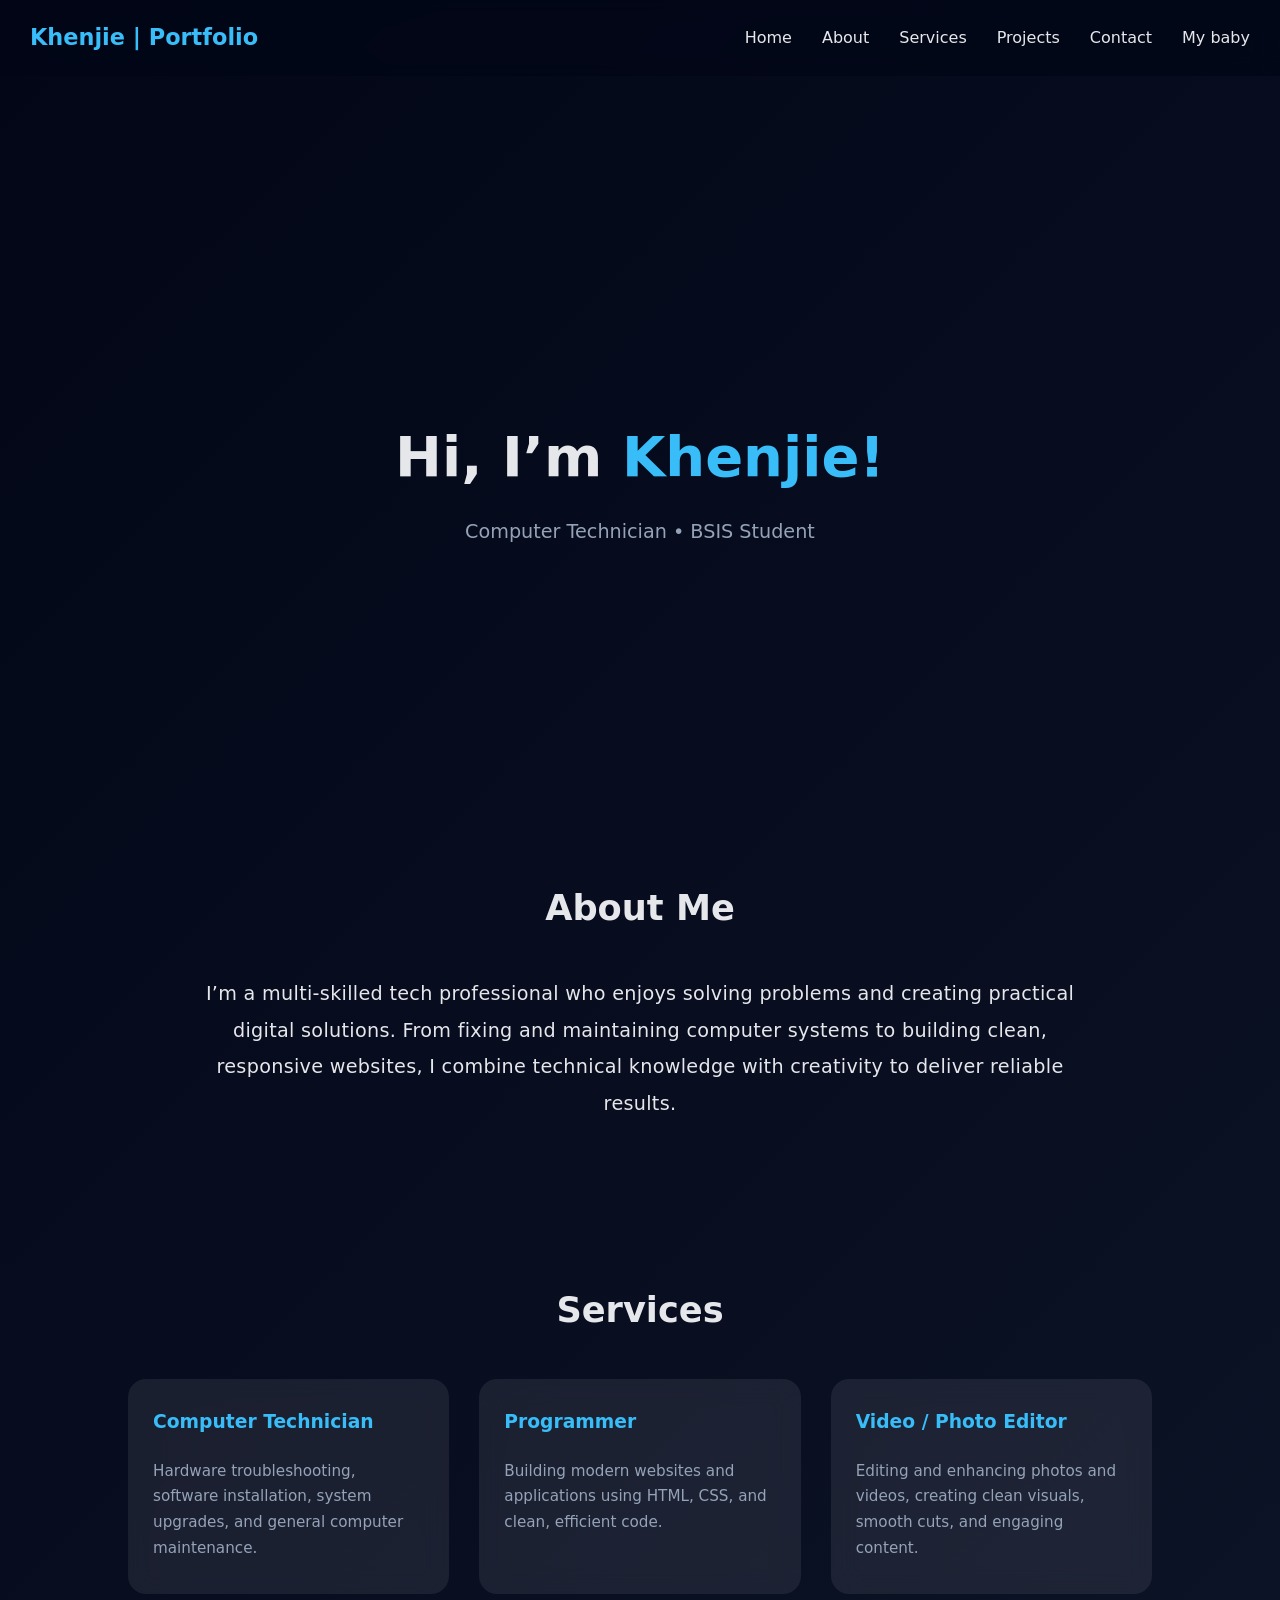
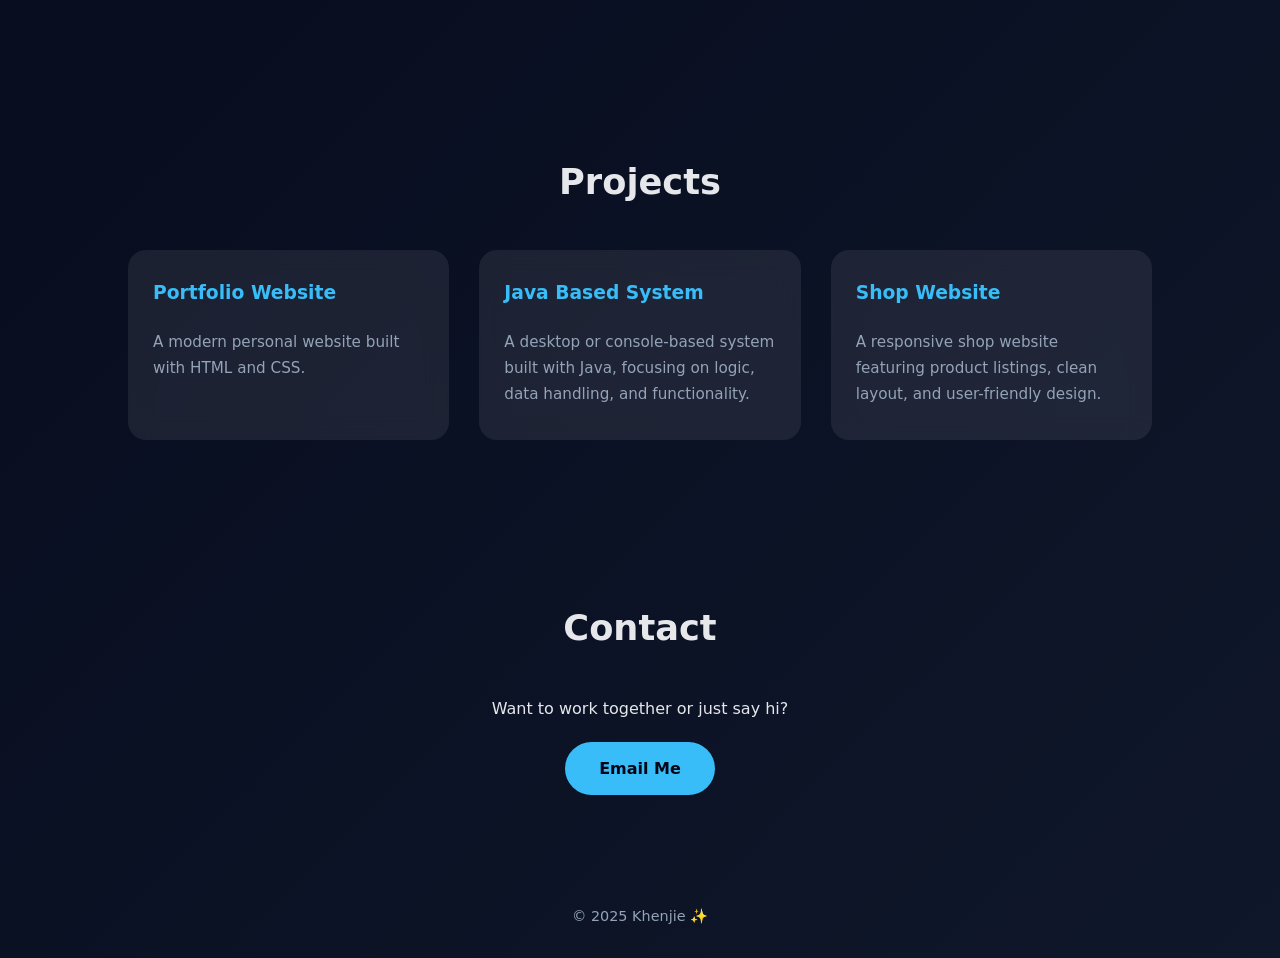
<file: index.html>
<!DOCTYPE html>
<html lang="en">
<head>
  <meta charset="UTF-8" />
  <title>Khenjie | Portfolio</title>
  <meta name="viewport" content="width=device-width, initial-scale=1.0">

  <!-- Link CSS -->
  <link rel="stylesheet" href="style.css">

   </head>
<body>
  <!--NAVBAR-->
  <nav>
  <div class="logo">Khenjie | Portfolio</div>

  <!-- Mobile Menu Button -->
  <button class="menu-btn" id="menu-btn">☰</button>

  <ul class="nav-links" id="nav-links">
    <li><a href="#home">Home</a></li>
    <li><a href="#about">About</a></li>
    <li><a href="#services">Services</a></li>
    <li><a href="#projects">Projects</a></li>
    <li><a href="#contact">Contact</a></li>
    <li><a href="login/mybaby.html">My baby</a></li>
  </ul>
</nav>

  <!-- HERO -->
  <header id = "home">
    <div>
      <h1>Hi, I’m <span>Khenjie!</span></h1>
      <p>Computer Technician • BSIS Student</p>
    </div>
  </header>

  <!-- ABOUT -->
  <section id = "about">
    <h2>About Me</h2>
    <p class="about">
      I’m a multi-skilled tech professional who enjoys solving problems and creating practical digital solutions. From fixing and maintaining computer systems to building clean, responsive websites, I combine technical knowledge with creativity to deliver reliable results.
    </p>
  </section>

  <!-- SERVICES -->

  <section id="services">
  <h2>Services</h2>

  <div class="projects">
    <div class="card">
      <h3>Computer Technician</h3>
      <p>
        Hardware troubleshooting, software installation, system upgrades, and general computer maintenance.
      </p>
    </div>

    <div class="card">
      <h3>Programmer</h3>
      <p>
        Building modern websites and applications using HTML, CSS, and clean, efficient code.
      </p>
    </div>

    <div class="card">
      <h3>Video / Photo Editor</h3>
      <p>
        Editing and enhancing photos and videos, creating clean visuals, smooth cuts, and engaging content.
      </p>
    </div>
  </div>
</section>

  <!-- PROJECTS -->
  <section id = "projects">
    <h2>Projects</h2>

    <div class="projects">
      <div class="card">
        <h3>Portfolio Website</h3>
        <p>A modern personal website built with HTML and CSS.</p>
      </div>

      <div class="card">
        <h3>Java Based System</h3>
        <p>A desktop or console-based system built with Java, focusing on logic, data handling, and functionality.</p>
      </div>

      <div class="card">
        <h3>Shop Website</h3>
        <p>A responsive shop website featuring product listings, clean layout, and user-friendly design.</p>
      </div>
    </div>
  </section>

  <!-- CONTACT -->
  <section id = "contact" class = "contact">
    <h2>Contact</h2>
    <p>Want to work together or just say hi?</p>
    <a href="mailto:kenjie@kenhub.site">Email Me</a>
  </section>

  <footer>
    © 2025 Khenjie ✨
  </footer>
<script src="script.js"></script>
</body>
</html>
</file>
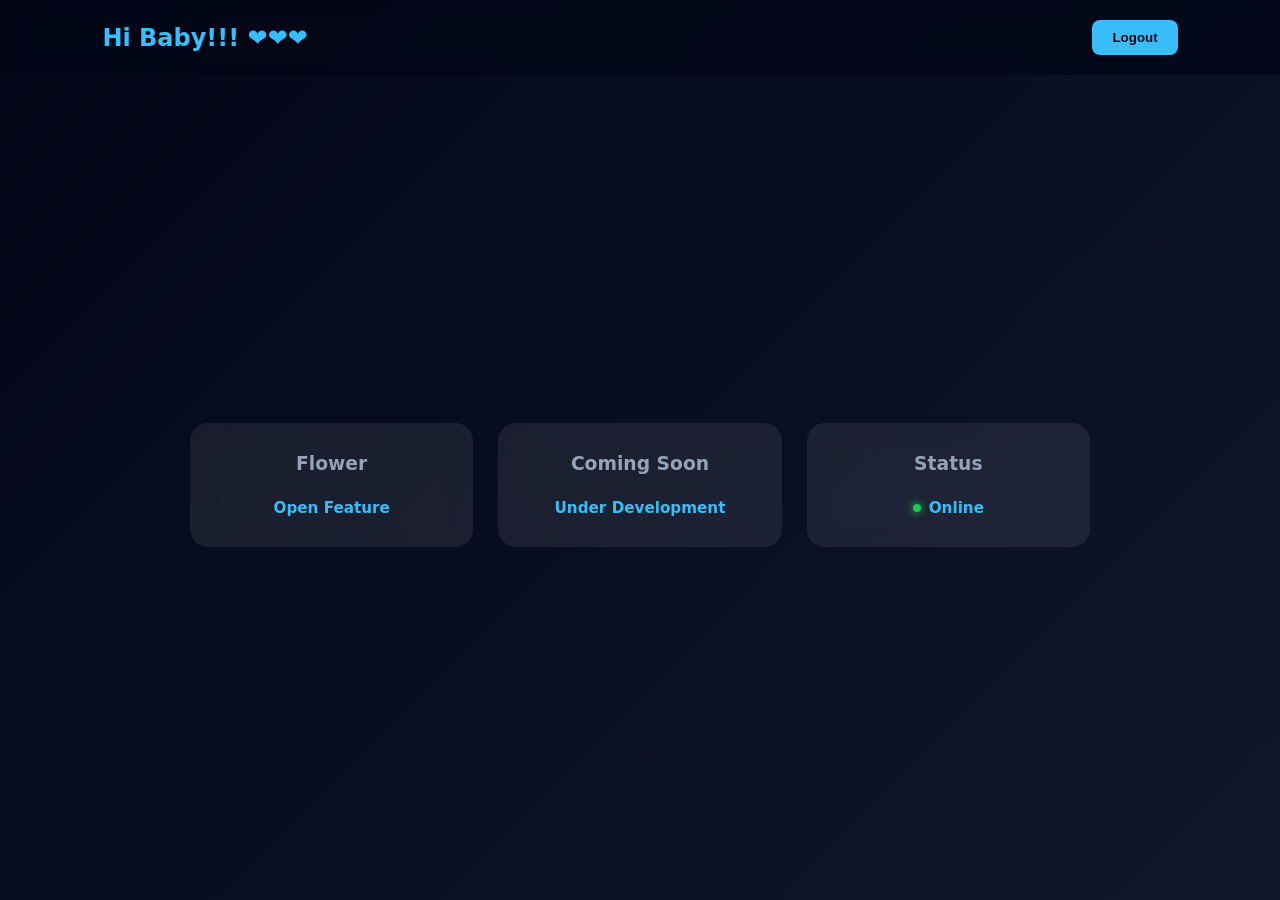
<file: dashboard/dashboard.html>
<!DOCTYPE html>
<html lang="en">
<head>
<meta charset="UTF-8">
<meta name="viewport" content="width=device-width, initial-scale=1.0">
<title>Dashboard</title>
<link rel="stylesheet" href="dashboard.css">
</head>
<body>

<header class="topbar">
  <h2>Hi Baby!!! ❤️❤️❤️</h2>
  <button onclick="logout()">Logout</button>
</header>

<section class="dashboard">
  <div class="dashboard-grid">

   <a href="../flowers/flower.html" class="card-link">
  <div class="card">
    <h3>Flower</h3>
    <div class="card-sub">Open Feature</div>
  </div>
</a>

<a href="#" class="card-link">
  <div class="card">
    <h3>Coming Soon</h3>
    <div class="card-sub">Under Development</div>
  </div>
</a>

<div class="card status-card">
  <h3>Status</h3>
  <div class="card-sub online">
    <span class="dot"></span>
    Online
  </div>
</div>
</section>

<script>
function logout() {
  window.location.href = "../login/mybaby.html";
}
</script>

</body>
</html>
</file>
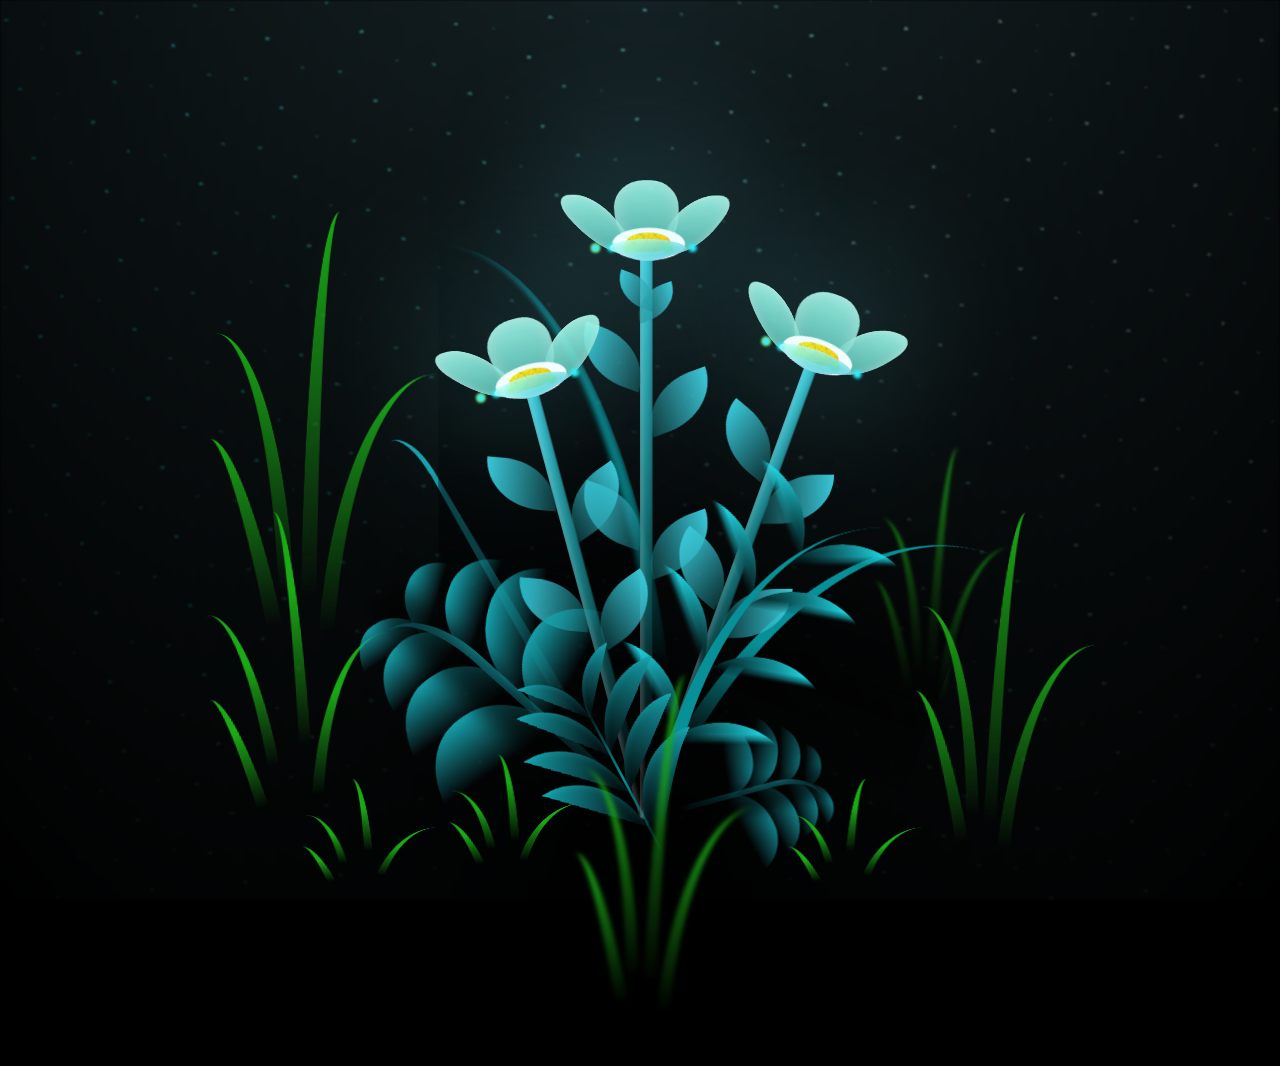
<file: flowers/flower.html>
<!DOCTYPE html>
<html lang="en">
<head>
    <meta charset="UTF-8">
    <meta http-equiv="X-UA-Compatible" content="IE=edge">
    <meta name="viewport" content="width=device-width, initial-scale=1.0">
    <link rel="stylesheet" href="css/main.css">
    <link rel="icon" href="img/flowers.png" type="image/x-icon">
    <title>flowers</title>
</head>
<body class="container">
  <!-- Pembuat code: https://codepen.io/mdusmanansari/pen/BamepLe -->
    <div class="night"></div>
    <div class="flowers">
      <div class="flower flower--1">
        <div class="flower__leafs flower__leafs--1">
          <div class="flower__leaf flower__leaf--1"></div>
          <div class="flower__leaf flower__leaf--2"></div>
          <div class="flower__leaf flower__leaf--3"></div>
          <div class="flower__leaf flower__leaf--4"></div>
          <div class="flower__white-circle"></div>
  
          <div class="flower__light flower__light--1"></div>
          <div class="flower__light flower__light--2"></div>
          <div class="flower__light flower__light--3"></div>
          <div class="flower__light flower__light--4"></div>
          <div class="flower__light flower__light--5"></div>
          <div class="flower__light flower__light--6"></div>
          <div class="flower__light flower__light--7"></div>
          <div class="flower__light flower__light--8"></div>
  
        </div>
        <div class="flower__line">
          <div class="flower__line__leaf flower__line__leaf--1"></div>
          <div class="flower__line__leaf flower__line__leaf--2"></div>
          <div class="flower__line__leaf flower__line__leaf--3"></div>
          <div class="flower__line__leaf flower__line__leaf--4"></div>
          <div class="flower__line__leaf flower__line__leaf--5"></div>
          <div class="flower__line__leaf flower__line__leaf--6"></div>
        </div>
      </div>
  
      <div class="flower flower--2">
        <div class="flower__leafs flower__leafs--2">
          <div class="flower__leaf flower__leaf--1"></div>
          <div class="flower__leaf flower__leaf--2"></div>
          <div class="flower__leaf flower__leaf--3"></div>
          <div class="flower__leaf flower__leaf--4"></div>
          <div class="flower__white-circle"></div>
  
          <div class="flower__light flower__light--1"></div>
          <div class="flower__light flower__light--2"></div>
          <div class="flower__light flower__light--3"></div>
          <div class="flower__light flower__light--4"></div>
          <div class="flower__light flower__light--5"></div>
          <div class="flower__light flower__light--6"></div>
          <div class="flower__light flower__light--7"></div>
          <div class="flower__light flower__light--8"></div>
  
        </div>
        <div class="flower__line">
          <div class="flower__line__leaf flower__line__leaf--1"></div>
          <div class="flower__line__leaf flower__line__leaf--2"></div>
          <div class="flower__line__leaf flower__line__leaf--3"></div>
          <div class="flower__line__leaf flower__line__leaf--4"></div>
        </div>
      </div>
  
      <div class="flower flower--3">
        <div class="flower__leafs flower__leafs--3">
          <div class="flower__leaf flower__leaf--1"></div>
          <div class="flower__leaf flower__leaf--2"></div>
          <div class="flower__leaf flower__leaf--3"></div>
          <div class="flower__leaf flower__leaf--4"></div>
          <div class="flower__white-circle"></div>
  
          <div class="flower__light flower__light--1"></div>
          <div class="flower__light flower__light--2"></div>
          <div class="flower__light flower__light--3"></div>
          <div class="flower__light flower__light--4"></div>
          <div class="flower__light flower__light--5"></div>
          <div class="flower__light flower__light--6"></div>
          <div class="flower__light flower__light--7"></div>
          <div class="flower__light flower__light--8"></div>
  
        </div>
        <div class="flower__line">
          <div class="flower__line__leaf flower__line__leaf--1"></div>
          <div class="flower__line__leaf flower__line__leaf--2"></div>
          <div class="flower__line__leaf flower__line__leaf--3"></div>
          <div class="flower__line__leaf flower__line__leaf--4"></div>
        </div>
      </div>
  
      <div class="grow-ans" style="--d:1.2s">
        <div class="flower__g-long">
          <div class="flower__g-long__top"></div>
          <div class="flower__g-long__bottom"></div>
        </div>
      </div>
  
      <div class="growing-grass">
        <div class="flower__grass flower__grass--1">
          <div class="flower__grass--top"></div>
          <div class="flower__grass--bottom"></div>
          <div class="flower__grass__leaf flower__grass__leaf--1"></div>
          <div class="flower__grass__leaf flower__grass__leaf--2"></div>
          <div class="flower__grass__leaf flower__grass__leaf--3"></div>
          <div class="flower__grass__leaf flower__grass__leaf--4"></div>
          <div class="flower__grass__leaf flower__grass__leaf--5"></div>
          <div class="flower__grass__leaf flower__grass__leaf--6"></div>
          <div class="flower__grass__leaf flower__grass__leaf--7"></div>
          <div class="flower__grass__leaf flower__grass__leaf--8"></div>
          <div class="flower__grass__overlay"></div>
        </div>
      </div>
  
      <div class="growing-grass">
        <div class="flower__grass flower__grass--2">
          <div class="flower__grass--top"></div>
          <div class="flower__grass--bottom"></div>
          <div class="flower__grass__leaf flower__grass__leaf--1"></div>
          <div class="flower__grass__leaf flower__grass__leaf--2"></div>
          <div class="flower__grass__leaf flower__grass__leaf--3"></div>
          <div class="flower__grass__leaf flower__grass__leaf--4"></div>
          <div class="flower__grass__leaf flower__grass__leaf--5"></div>
          <div class="flower__grass__leaf flower__grass__leaf--6"></div>
          <div class="flower__grass__leaf flower__grass__leaf--7"></div>
          <div class="flower__grass__leaf flower__grass__leaf--8"></div>
          <div class="flower__grass__overlay"></div>
        </div>
      </div>
  
      <div class="grow-ans" style="--d:2.4s">
        <div class="flower__g-right flower__g-right--1">
          <div class="leaf"></div>
        </div>
      </div>
  
      <div class="grow-ans" style="--d:2.8s">
        <div class="flower__g-right flower__g-right--2">
          <div class="leaf"></div>
        </div>
      </div>
  
      <div class="grow-ans" style="--d:2.8s">
        <div class="flower__g-front">
          <div class="flower__g-front__leaf-wrapper flower__g-front__leaf-wrapper--1">
            <div class="flower__g-front__leaf"></div>
          </div>
          <div class="flower__g-front__leaf-wrapper flower__g-front__leaf-wrapper--2">
            <div class="flower__g-front__leaf"></div>
          </div>
          <div class="flower__g-front__leaf-wrapper flower__g-front__leaf-wrapper--3">
            <div class="flower__g-front__leaf"></div>
          </div>
          <div class="flower__g-front__leaf-wrapper flower__g-front__leaf-wrapper--4">
            <div class="flower__g-front__leaf"></div>
          </div>
          <div class="flower__g-front__leaf-wrapper flower__g-front__leaf-wrapper--5">
            <div class="flower__g-front__leaf"></div>
          </div>
          <div class="flower__g-front__leaf-wrapper flower__g-front__leaf-wrapper--6">
            <div class="flower__g-front__leaf"></div>
          </div>
          <div class="flower__g-front__leaf-wrapper flower__g-front__leaf-wrapper--7">
            <div class="flower__g-front__leaf"></div>
          </div>
          <div class="flower__g-front__leaf-wrapper flower__g-front__leaf-wrapper--8">
            <div class="flower__g-front__leaf"></div>
          </div>
          <div class="flower__g-front__line"></div>
        </div>
      </div>
  
      <div class="grow-ans" style="--d:3.2s">
        <div class="flower__g-fr">
          <div class="leaf"></div>
          <div class="flower__g-fr__leaf flower__g-fr__leaf--1"></div>
          <div class="flower__g-fr__leaf flower__g-fr__leaf--2"></div>
          <div class="flower__g-fr__leaf flower__g-fr__leaf--3"></div>
          <div class="flower__g-fr__leaf flower__g-fr__leaf--4"></div>
          <div class="flower__g-fr__leaf flower__g-fr__leaf--5"></div>
          <div class="flower__g-fr__leaf flower__g-fr__leaf--6"></div>
          <div class="flower__g-fr__leaf flower__g-fr__leaf--7"></div>
          <div class="flower__g-fr__leaf flower__g-fr__leaf--8"></div>
        </div>
      </div>
  
      <div class="long-g long-g--0">
        <div class="grow-ans" style="--d:3s">
          <div class="leaf leaf--0"></div>
        </div>
        <div class="grow-ans" style="--d:2.2s">
          <div class="leaf leaf--1"></div>
        </div>
        <div class="grow-ans" style="--d:3.4s">
          <div class="leaf leaf--2"></div>
        </div>
        <div class="grow-ans" style="--d:3.6s">
          <div class="leaf leaf--3"></div>
        </div>
      </div>
  
      <div class="long-g long-g--1">
        <div class="grow-ans" style="--d:3.6s">
          <div class="leaf leaf--0"></div>
        </div>
        <div class="grow-ans" style="--d:3.8s">
          <div class="leaf leaf--1"></div>
        </div>
        <div class="grow-ans" style="--d:4s">
          <div class="leaf leaf--2"></div>
        </div>
        <div class="grow-ans" style="--d:4.2s">
          <div class="leaf leaf--3"></div>
        </div>
      </div>
  
      <div class="long-g long-g--2">
        <div class="grow-ans" style="--d:4s">
          <div class="leaf leaf--0"></div>
        </div>
        <div class="grow-ans" style="--d:4.2s">
          <div class="leaf leaf--1"></div>
        </div>
        <div class="grow-ans" style="--d:4.4s">
          <div class="leaf leaf--2"></div>
        </div>
        <div class="grow-ans" style="--d:4.6s">
          <div class="leaf leaf--3"></div>
        </div>
      </div>
  
      <div class="long-g long-g--3">
        <div class="grow-ans" style="--d:4s">
          <div class="leaf leaf--0"></div>
        </div>
        <div class="grow-ans" style="--d:4.2s">
          <div class="leaf leaf--1"></div>
        </div>
        <div class="grow-ans" style="--d:3s">
          <div class="leaf leaf--2"></div>
        </div>
        <div class="grow-ans" style="--d:3.6s">
          <div class="leaf leaf--3"></div>
        </div>
      </div>
  
      <div class="long-g long-g--4">
        <div class="grow-ans" style="--d:4s">
          <div class="leaf leaf--0"></div>
        </div>
        <div class="grow-ans" style="--d:4.2s">
          <div class="leaf leaf--1"></div>
        </div>
        <div class="grow-ans" style="--d:3s">
          <div class="leaf leaf--2"></div>
        </div>
        <div class="grow-ans" style="--d:3.6s">
          <div class="leaf leaf--3"></div>
        </div>
      </div>
  
      <div class="long-g long-g--5">
        <div class="grow-ans" style="--d:4s">
          <div class="leaf leaf--0"></div>
        </div>
        <div class="grow-ans" style="--d:4.2s">
          <div class="leaf leaf--1"></div>
        </div>
        <div class="grow-ans" style="--d:3s">
          <div class="leaf leaf--2"></div>
        </div>
        <div class="grow-ans" style="--d:3.6s">
          <div class="leaf leaf--3"></div>
        </div>
      </div>
  
      <div class="long-g long-g--6">
        <div class="grow-ans" style="--d:4.2s">
          <div class="leaf leaf--0"></div>
        </div>
        <div class="grow-ans" style="--d:4.4s">
          <div class="leaf leaf--1"></div>
        </div>
        <div class="grow-ans" style="--d:4.6s">
          <div class="leaf leaf--2"></div>
        </div>
        <div class="grow-ans" style="--d:4.8s">
          <div class="leaf leaf--3"></div>
        </div>
      </div>
  
      <div class="long-g long-g--7">
        <div class="grow-ans" style="--d:3s">
          <div class="leaf leaf--0"></div>
        </div>
        <div class="grow-ans" style="--d:3.2s">
          <div class="leaf leaf--1"></div>
        </div>
        <div class="grow-ans" style="--d:3.5s">
          <div class="leaf leaf--2"></div>
        </div>
        <div class="grow-ans" style="--d:3.6s">
          <div class="leaf leaf--3"></div>
        </div>
      </div>
    </div>
    <script src="main.js"></script>
  </body>
</html>
</file>
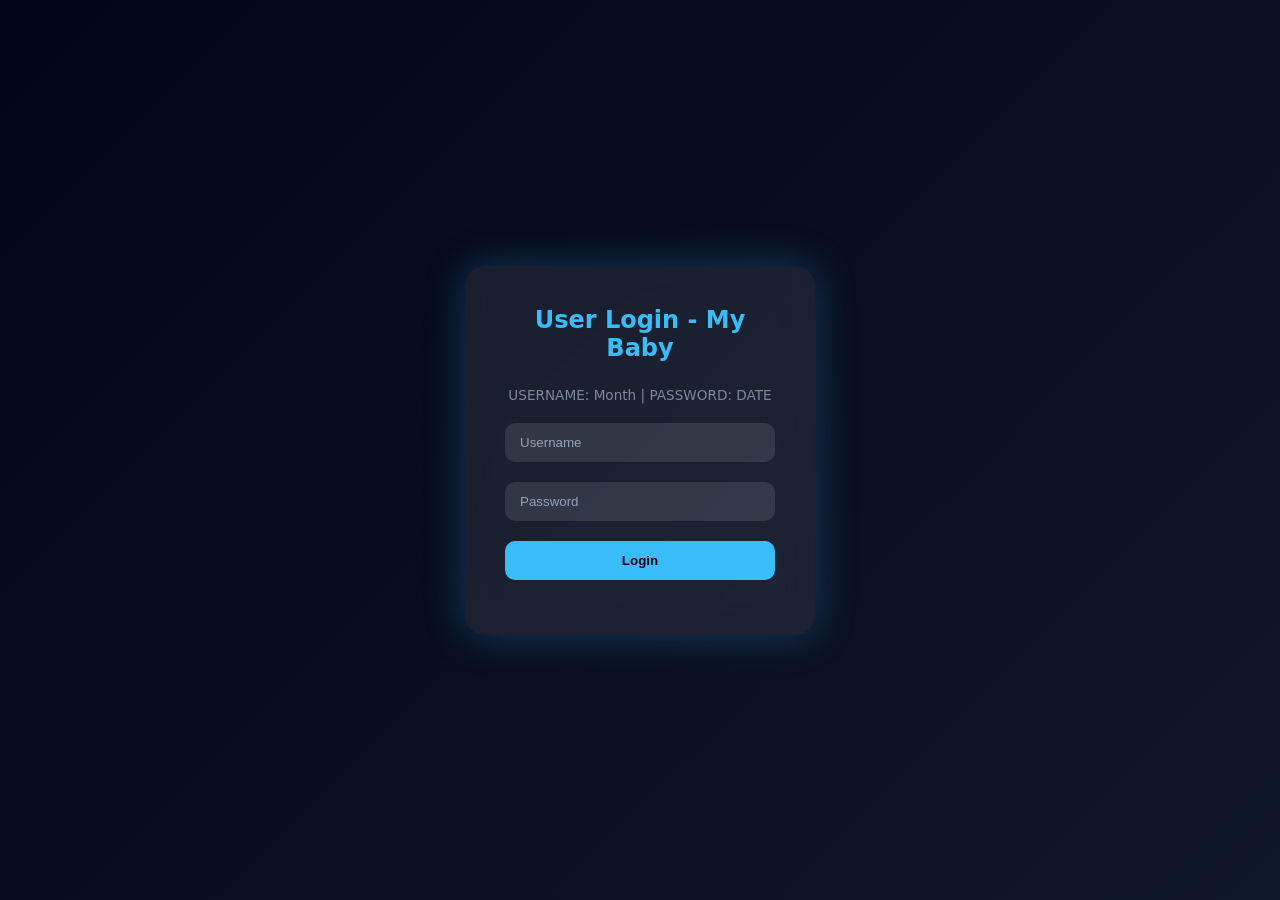
<file: login/mybaby.html>
<!DOCTYPE html>
<html lang="en">
<head>
<meta charset="UTF-8">
<meta name="viewport" content="width=device-width, initial-scale=1.0">
<title>Login | Mybaby</title>
<link rel="stylesheet" href="mybaby.css">
</head>
<body>

<div class="login-box">
  <h2>User Login - My Baby</h2>
  <p class="clue">
    USERNAME: Month | PASSWORD: DATE
  </p>

  <div class="input-group">
    <input type="text" id="username" placeholder="Username">
  </div>

  <div class="input-group">
    <input type="password" id="password" placeholder="Password">
  </div>

  <button onclick="login()">Login</button>

  <p id="error-message"></p>
</div>

<script>
function login() {
  const user = document.getElementById("username").value.trim().toLowerCase();
  const pass = document.getElementById("password").value.trim().toLowerCase();

  const correctUser = "November";
  const correctPass = "16";

  if (user === correctUser.toLowerCase() && 
      pass === correctPass.toLowerCase()) {
    
    window.location.href = "../dashboard/dashboard.html";
    
  } else {
    document.getElementById("error-message").textContent =
      "Invalid username or password";
  }
}
</script>
</file>
<file: style.css>
:root {
  --bg: #0f172a;
  --card: rgba(255,255,255,0.08);
  --accent: #38bdf8;
  --text: #e5e7eb;
  --muted: #94a3b8;
}

* {
  box-sizing: border-box;
  margin: 0;
  padding: 0;
}

html {
  scroll-behavior: smooth;
}

body {
  font-family: system-ui, sans-serif;
  background: linear-gradient(135deg, #020617, #0f172a);
  color: var(--text);
  line-height: 1.6;
}

/* ================= HERO ================= */
header {
  height: 80vh;
  display: flex;
  align-items: center;
  justify-content: center;
  text-align: center;
  padding: 20px;
  padding-top: 100px;
}

header h1 {
  font-size: 3.5rem;
}

header span {
  color: var(--accent);
}

header p {
  margin-top: 15px;
  color: var(--muted);
  font-size: 1.2rem;
}

/* ================= SECTIONS ================= */
section {
  padding: 80px 10%;
}

h2 {
  font-size: 2.2rem;
  margin-bottom: 40px;
  text-align: center;
}

/* ================= ABOUT ================= */
.about {
  max-width: 900px;
  margin: auto;
  text-align: center;
  color: var(--text);
  font-size: 1.2rem;
  line-height: 1.9;
  letter-spacing: 0.3px;
}

/* ================= PROJECTS / SERVICES ================= */
.projects {
  display: grid;
  grid-template-columns: repeat(auto-fit, minmax(250px, 1fr));
  gap: 30px;
}

.card h3 {
  margin-bottom: 10px;
  color: var(--accent);
}

.card p {
  color: var(--muted);
  font-size: 0.95rem;
  line-height: 1.7;
}

/* ================= CONTACT ================= */
.contact {
  text-align: center;
}

.contact a {
  display: inline-block;
  margin-top: 20px;
  padding: 12px 30px;
  border-radius: 30px;
  background: var(--accent);
  color: #020617;
  text-decoration: none;
  font-weight: bold;
  transition: opacity 0.3s;
}

.contact a:hover {
  opacity: 0.8;
}

/* ================= FOOTER ================= */
footer {
  text-align: center;
  padding: 30px;
  color: var(--muted);
  font-size: 0.9rem;
}

/* ================= NAVBAR ================= */
nav {
  position: fixed;
  top: 0;
  width: 100%;
  padding: 20px 30px; /* closer to the edge */
  display: flex;
  justify-content: space-between;
  align-items: center;
  background: rgba(2, 6, 23, 0.7);
  backdrop-filter: blur(10px);
  z-index: 1000;
}

body {
  padding-top: 80px;
}

.logo {
  font-size: 1.4rem;
  font-weight: bold;
  color: var(--accent);
}

.nav-links {
  list-style: none;
  display: flex;
  gap: 30px;
}

.nav-links a {
  text-decoration: none;
  color: var(--text);
  font-weight: 500;
  position: relative;
  transition: color 0.2s ease, transform 0.15s ease;
}

.nav-links a:hover {
  color: var(--accent);
}

.nav-links a:active {
  transform: scale(0.95);
}

.nav-links a:focus-visible {
  outline: 2px solid var(--accent);
  outline-offset: 6px;
}

.nav-links a::after {
  content: "";
  position: absolute;
  left: 0;
  bottom: -6px;
  width: 0;
  height: 2px;
  background: var(--accent);
  transition: width 0.3s;
}

.nav-links a:hover::after {
  width: 100%;
}

/* ================= MENU BUTTON (ENHANCED) ================= */
.menu-btn {
  display: none;
  background: rgba(255, 255, 255, 0.08);
  border: none;
  width: 44px;
  height: 44px;
  border-radius: 12px;

  font-size: 1.6rem;
  color: var(--text);
  cursor: pointer;

  transition:
    background 0.2s ease,
    transform 0.15s ease,
    box-shadow 0.2s ease;
}

.menu-btn:hover {
  background: rgba(255, 255, 255, 0.16);
}

.menu-btn:active {
  transform: scale(0.9);
  box-shadow: 0 0 12px rgba(56,189,248,0.4);
}

.menu-btn:focus-visible {
  outline: 2px solid var(--accent);
}

/* ================= MOBILE RESPONSIVE ================= */
@media (max-width: 768px) {

  .projects{
    justify-items: center;
  }

  /* NAVBAR */
  nav {
    padding: 15px 6%;
  }

  .menu-btn {
    display: flex;
    align-items: center;
    justify-content: center;
  }

  .nav-links {
    position: fixed;
    top: 80px;
    right: -100%;
    width: 100%;
    height: calc(100vh - 80px);
    background: rgba(2, 6, 23, 0.95);
    flex-direction: column;
    align-items: center;
    justify-content: center;
    gap: 40px;
    transition: right 0.3s ease;
  }

  .nav-links.show {
    right: 0;
  }

  .nav-links a {
    font-size: 1.4rem;
  }
  

  /* HERO */
  header h1 {
    font-size: 2.2rem;
  }

  header p {
    font-size: 1rem;
  }

  /* SECTIONS */
  section {
    padding: 60px 6%;
  }

  h2 {
    font-size: 1.8rem;
  }

  /* ABOUT TEXT */
  .about {
    font-size: 1rem;
  }
  /* Card */
  .card {
    width: 100%;
    max-width: 420px;
  }
  .projects {
    grid-template-columns: 1fr;
  }
}

.card {
  display: flex;
  flex-direction: column;
  gap: 12px;

  background: var(--card);
  padding: 28px 25px 32px;
  border-radius: 18px;
  backdrop-filter: blur(12px);

  transition: transform 0.3s, box-shadow 0.3s;
}

.card:hover {
  transform: translateY(-10px) scale(1.02);
  box-shadow: 0 0 35px rgba(56,189,248,0.35);
}

.card:active {
  transform: translateY(-4px) scale(0.98);
}
.contact a {
  display: inline-block;
  margin-top: 20px;
  padding: 14px 34px;
  border-radius: 999px;
  background: var(--accent);
  color: #020617;
  text-decoration: none;
  font-weight: bold;

  transition:
    transform 0.2s ease,
    box-shadow 0.2s ease,
    opacity 0.2s ease;
}

.contact a:hover {
  transform: translateY(-2px);
  box-shadow: 0 8px 25px rgba(56,189,248,0.45);
}

.contact a:active {
  transform: translateY(0) scale(0.95);
}

.contact a:focus-visible {
  outline: 3px solid var(--accent);
  outline-offset: 6px;
}

header,
section {
  scroll-margin-top: 80px;
}
</file>
<file: dashboard/dashboard.css>
:root {
  --bg: #0f172a;
  --card: rgba(255,255,255,0.08);
  --accent: #38bdf8;
  --text: #e5e7eb;
  --muted: #94a3b8;
}

* {
  box-sizing: border-box;
  margin: 0;
  padding: 0;
}

body {
  font-family: system-ui, sans-serif;
  background: linear-gradient(135deg, #020617, #0f172a);
  color: var(--text);
  min-height: 100vh;
}

/* Topbar */
.topbar {
  display: flex;
  justify-content: space-between;
  align-items: center;
  padding: 20px 8%;
  background: rgba(2,6,23,0.7);
  backdrop-filter: blur(10px);
}

.topbar h2 {
  color: var(--accent);
}

.topbar button {
  padding: 10px 20px;
  border-radius: 8px;
  border: none;
  background: var(--accent);
  color: #020617;
  font-weight: bold;
  cursor: pointer;
}

.topbar button:hover {
  opacity: 0.8;
}

/* Dashboard Grid */
.dashboard {
  min-height: calc(100vh - 80px);
  display: flex;
  justify-content: center;
  align-items: center;
  padding: 40px;
}

.dashboard-grid {
  width: 100%;
  max-width: 900px;
  display: grid;
  grid-template-columns: repeat(auto-fit, minmax(220px, 1fr));
  gap: 25px;
}

.card-link {
  text-decoration: none;
  color: inherit;
  display: block;
}

.card {
  background: var(--card);
  padding: 30px;
  border-radius: 18px;
  backdrop-filter: blur(12px);

  display: flex;
  flex-direction: column;
  justify-content: center;
  align-items: center;

  text-align: center;
  cursor: pointer;

  transition: transform 0.3s, box-shadow 0.3s;
}

.card-sub {
  margin-top: 10px;
  font-size: 0.95rem;
  font-weight: 600;
  color: var(--accent);
}

.online {
  display: flex;
  align-items: center;
  gap: 8px;
}

.dot {
  width: 8px;
  height: 8px;
  background: #22c55e;
  border-radius: 50%;
  box-shadow: 0 0 8px #22c55e;
}

.card-link:hover .card {
  transform: translateY(-6px);
  box-shadow: 0 0 25px rgba(56,189,248,0.4);
}

.card h3 {
  margin-bottom: 15px;
  color: var(--muted);
}

.card p {
  font-size: 1.8rem;
  font-weight: bold;
  color: var(--accent);
}

.card:hover {
  transform: translateY(-6px);
  box-shadow: 0 0 25px rgba(56,189,248,0.4);
}
</file>
<file: flowers/css/main.css>
*,
*::after,
*::before {
  padding: 0;
  margin: 0;
  box-sizing: border-box;
}

:root {
  --dark-color: #000;
}

body {
  display: flex;
  align-items: flex-end;
  justify-content: center;
  min-height: 100vh;
  background-color: var(--dark-color);
  overflow: hidden;
  perspective: 1000px;
}

.night {
  position: fixed;
  left: 50%;
  top: 0;
  transform: translateX(-50%);
  width: 100%;
  height: 100%;
  filter: blur(0.1vmin);
  background-image: radial-gradient(
      ellipse at top,
      transparent 0%,
      var(--dark-color)
    ),
    radial-gradient(
      ellipse at bottom,
      var(--dark-color),
      rgba(145, 233, 255, 0.2)
    ),
    repeating-linear-gradient(
      220deg,
      rgb(0, 0, 0) 0px,
      rgb(0, 0, 0) 19px,
      transparent 19px,
      transparent 22px
    ),
    repeating-linear-gradient(
      189deg,
      rgb(0, 0, 0) 0px,
      rgb(0, 0, 0) 19px,
      transparent 19px,
      transparent 22px
    ),
    repeating-linear-gradient(
      148deg,
      rgb(0, 0, 0) 0px,
      rgb(0, 0, 0) 19px,
      transparent 19px,
      transparent 22px
    ),
    linear-gradient(90deg, rgb(0, 255, 250), rgb(240, 240, 240));
}

.flowers {
  position: relative;
  transform: scale(0.9);
}

.flower {
  position: absolute;
  bottom: 10vmin;
  transform-origin: bottom center;
  z-index: 10;
  --fl-speed: 0.8s;
}
.flower--1 {
  -webkit-animation: moving-flower-1 4s linear infinite;
  animation: moving-flower-1 4s linear infinite;
}
.flower--1 .flower__line {
  height: 70vmin;
  -webkit-animation-delay: 0.3s;
  animation-delay: 0.3s;
}
.flower--1 .flower__line__leaf--1 {
  -webkit-animation: blooming-leaf-right var(--fl-speed) 1.6s backwards;
  animation: blooming-leaf-right var(--fl-speed) 1.6s backwards;
}
.flower--1 .flower__line__leaf--2 {
  -webkit-animation: blooming-leaf-right var(--fl-speed) 1.4s backwards;
  animation: blooming-leaf-right var(--fl-speed) 1.4s backwards;
}
.flower--1 .flower__line__leaf--3 {
  -webkit-animation: blooming-leaf-left var(--fl-speed) 1.2s backwards;
  animation: blooming-leaf-left var(--fl-speed) 1.2s backwards;
}
.flower--1 .flower__line__leaf--4 {
  -webkit-animation: blooming-leaf-left var(--fl-speed) 1s backwards;
  animation: blooming-leaf-left var(--fl-speed) 1s backwards;
}
.flower--1 .flower__line__leaf--5 {
  -webkit-animation: blooming-leaf-right var(--fl-speed) 1.8s backwards;
  animation: blooming-leaf-right var(--fl-speed) 1.8s backwards;
}
.flower--1 .flower__line__leaf--6 {
  -webkit-animation: blooming-leaf-left var(--fl-speed) 2s backwards;
  animation: blooming-leaf-left var(--fl-speed) 2s backwards;
}
.flower--2 {
  left: 50%;
  transform: rotate(20deg);
  -webkit-animation: moving-flower-2 4s linear infinite;
  animation: moving-flower-2 4s linear infinite;
}
.flower--2 .flower__line {
  height: 60vmin;
  -webkit-animation-delay: 0.6s;
  animation-delay: 0.6s;
}
.flower--2 .flower__line__leaf--1 {
  -webkit-animation: blooming-leaf-right var(--fl-speed) 1.9s backwards;
  animation: blooming-leaf-right var(--fl-speed) 1.9s backwards;
}
.flower--2 .flower__line__leaf--2 {
  -webkit-animation: blooming-leaf-right var(--fl-speed) 1.7s backwards;
  animation: blooming-leaf-right var(--fl-speed) 1.7s backwards;
}
.flower--2 .flower__line__leaf--3 {
  -webkit-animation: blooming-leaf-left var(--fl-speed) 1.5s backwards;
  animation: blooming-leaf-left var(--fl-speed) 1.5s backwards;
}
.flower--2 .flower__line__leaf--4 {
  -webkit-animation: blooming-leaf-left var(--fl-speed) 1.3s backwards;
  animation: blooming-leaf-left var(--fl-speed) 1.3s backwards;
}
.flower--3 {
  left: 50%;
  transform: rotate(-15deg);
  -webkit-animation: moving-flower-3 4s linear infinite;
  animation: moving-flower-3 4s linear infinite;
}
.flower--3 .flower__line {
  -webkit-animation-delay: 0.9s;
  animation-delay: 0.9s;
}
.flower--3 .flower__line__leaf--1 {
  -webkit-animation: blooming-leaf-right var(--fl-speed) 2.5s backwards;
  animation: blooming-leaf-right var(--fl-speed) 2.5s backwards;
}
.flower--3 .flower__line__leaf--2 {
  -webkit-animation: blooming-leaf-right var(--fl-speed) 2.3s backwards;
  animation: blooming-leaf-right var(--fl-speed) 2.3s backwards;
}
.flower--3 .flower__line__leaf--3 {
  -webkit-animation: blooming-leaf-left var(--fl-speed) 2.1s backwards;
  animation: blooming-leaf-left var(--fl-speed) 2.1s backwards;
}
.flower--3 .flower__line__leaf--4 {
  -webkit-animation: blooming-leaf-left var(--fl-speed) 1.9s backwards;
  animation: blooming-leaf-left var(--fl-speed) 1.9s backwards;
}
.flower__leafs {
  position: relative;
  -webkit-animation: blooming-flower 2s backwards;
  animation: blooming-flower 2s backwards;
}
.flower__leafs--1 {
  -webkit-animation-delay: 1.1s;
  animation-delay: 1.1s;
}
.flower__leafs--2 {
  -webkit-animation-delay: 1.4s;
  animation-delay: 1.4s;
}
.flower__leafs--3 {
  -webkit-animation-delay: 1.7s;
  animation-delay: 1.7s;
}
.flower__leafs::after {
  content: "";
  position: absolute;
  left: 0;
  top: 0;
  transform: translate(-50%, -100%);
  width: 8vmin;
  height: 8vmin;
  background-color: #6bf0ff;
  filter: blur(10vmin);
}
.flower__leaf {
  position: absolute;
  bottom: 0;
  left: 50%;
  width: 8vmin;
  height: 11vmin;
  border-radius: 51% 49% 47% 53%/44% 45% 55% 69%;
  background-color: #a7ffee;
  background-image: linear-gradient(to top, #54b8aa, #a7ffee);
  transform-origin: bottom center;
  opacity: 0.9;
  box-shadow: inset 0 0 2vmin rgba(255, 255, 255, 0.5);
}
.flower__leaf--1 {
  transform: translate(-10%, 1%) rotateY(40deg) rotateX(-50deg);
}
.flower__leaf--2 {
  transform: translate(-50%, -4%) rotateX(40deg);
}
.flower__leaf--3 {
  transform: translate(-90%, 0%) rotateY(45deg) rotateX(50deg);
}
.flower__leaf--4 {
  width: 8vmin;
  height: 8vmin;
  transform-origin: bottom left;
  border-radius: 4vmin 10vmin 4vmin 4vmin;
  transform: translate(0%, 18%) rotateX(70deg) rotate(-43deg);
  background-image: linear-gradient(to top, #39c6d6, #a7ffee);
  z-index: 1;
  opacity: 0.8;
}
.flower__white-circle {
  position: absolute;
  left: -3.5vmin;
  top: -3vmin;
  width: 9vmin;
  height: 4vmin;
  border-radius: 50%;
  background-color: #fff;
}
.flower__white-circle::after {
  content: "";
  position: absolute;
  left: 50%;
  top: 45%;
  transform: translate(-50%, -50%);
  width: 60%;
  height: 60%;
  border-radius: inherit;
  background-image: repeating-linear-gradient(
      135deg,
      rgba(0, 0, 0, 0.03) 0px,
      rgba(0, 0, 0, 0.03) 1px,
      transparent 1px,
      transparent 12px
    ),
    repeating-linear-gradient(
      45deg,
      rgba(0, 0, 0, 0.03) 0px,
      rgba(0, 0, 0, 0.03) 1px,
      transparent 1px,
      transparent 12px
    ),
    repeating-linear-gradient(
      67.5deg,
      rgba(0, 0, 0, 0.03) 0px,
      rgba(0, 0, 0, 0.03) 1px,
      transparent 1px,
      transparent 12px
    ),
    repeating-linear-gradient(
      135deg,
      rgba(0, 0, 0, 0.03) 0px,
      rgba(0, 0, 0, 0.03) 1px,
      transparent 1px,
      transparent 12px
    ),
    repeating-linear-gradient(
      45deg,
      rgba(0, 0, 0, 0.03) 0px,
      rgba(0, 0, 0, 0.03) 1px,
      transparent 1px,
      transparent 12px
    ),
    repeating-linear-gradient(
      112.5deg,
      rgba(0, 0, 0, 0.03) 0px,
      rgba(0, 0, 0, 0.03) 1px,
      transparent 1px,
      transparent 12px
    ),
    repeating-linear-gradient(
      112.5deg,
      rgba(0, 0, 0, 0.03) 0px,
      rgba(0, 0, 0, 0.03) 1px,
      transparent 1px,
      transparent 12px
    ),
    repeating-linear-gradient(
      45deg,
      rgba(0, 0, 0, 0.03) 0px,
      rgba(0, 0, 0, 0.03) 1px,
      transparent 1px,
      transparent 12px
    ),
    repeating-linear-gradient(
      22.5deg,
      rgba(0, 0, 0, 0.03) 0px,
      rgba(0, 0, 0, 0.03) 1px,
      transparent 1px,
      transparent 12px
    ),
    repeating-linear-gradient(
      45deg,
      rgba(0, 0, 0, 0.03) 0px,
      rgba(0, 0, 0, 0.03) 1px,
      transparent 1px,
      transparent 12px
    ),
    repeating-linear-gradient(
      22.5deg,
      rgba(0, 0, 0, 0.03) 0px,
      rgba(0, 0, 0, 0.03) 1px,
      transparent 1px,
      transparent 12px
    ),
    repeating-linear-gradient(
      135deg,
      rgba(0, 0, 0, 0.03) 0px,
      rgba(0, 0, 0, 0.03) 1px,
      transparent 1px,
      transparent 12px
    ),
    repeating-linear-gradient(
      157.5deg,
      rgba(0, 0, 0, 0.03) 0px,
      rgba(0, 0, 0, 0.03) 1px,
      transparent 1px,
      transparent 12px
    ),
    repeating-linear-gradient(
      67.5deg,
      rgba(0, 0, 0, 0.03) 0px,
      rgba(0, 0, 0, 0.03) 1px,
      transparent 1px,
      transparent 12px
    ),
    repeating-linear-gradient(
      67.5deg,
      rgba(0, 0, 0, 0.03) 0px,
      rgba(0, 0, 0, 0.03) 1px,
      transparent 1px,
      transparent 12px
    ),
    linear-gradient(90deg, rgb(255, 235, 18), rgb(255, 206, 0));
}
.flower__line {
  height: 55vmin;
  width: 1.5vmin;
  background-image: linear-gradient(
      to left,
      rgba(0, 0, 0, 0.2),
      transparent,
      rgba(255, 255, 255, 0.2)
    ),
    linear-gradient(to top, transparent 10%, #14757a, #39c6d6);
  box-shadow: inset 0 0 2px rgba(0, 0, 0, 0.5);
  -webkit-animation: grow-flower-tree 4s backwards;
  animation: grow-flower-tree 4s backwards;
}
.flower__line__leaf {
  --w: 7vmin;
  --h: calc(var(--w) + 2vmin);
  position: absolute;
  top: 20%;
  left: 90%;
  width: var(--w);
  height: var(--h);
  border-top-right-radius: var(--h);
  border-bottom-left-radius: var(--h);
  background-image: linear-gradient(to top, rgba(20, 117, 122, 0.4), #39c6d6);
}
.flower__line__leaf--1 {
  transform: rotate(70deg) rotateY(30deg);
}
.flower__line__leaf--2 {
  top: 45%;
  transform: rotate(70deg) rotateY(30deg);
}
.flower__line__leaf--3,
.flower__line__leaf--4,
.flower__line__leaf--6 {
  border-top-right-radius: 0;
  border-bottom-left-radius: 0;
  border-top-left-radius: var(--h);
  border-bottom-right-radius: var(--h);
  left: -460%;
  top: 12%;
  transform: rotate(-70deg) rotateY(30deg);
}
.flower__line__leaf--4 {
  top: 40%;
}

.flower__line__leaf--5 {
  top: 0;
  transform-origin: left;
  transform: rotate(70deg) rotateY(30deg) scale(0.6);
}
.flower__line__leaf--6 {
  top: -2%;
  left: -450%;
  transform-origin: right;
  transform: rotate(-70deg) rotateY(30deg) scale(0.6);
}
.flower__light {
  position: absolute;
  bottom: 0vmin;
  width: 1vmin;
  height: 1vmin;
  background-color: rgb(255, 251, 0);
  border-radius: 50%;
  filter: blur(0.2vmin);
  -webkit-animation: light-ans 4s linear infinite backwards;
  animation: light-ans 4s linear infinite backwards;
}
.flower__light:nth-child(odd) {
  background-color: #23f0ff;
}
.flower__light--1 {
  left: -2vmin;
  -webkit-animation-delay: 1s;
  animation-delay: 1s;
}
.flower__light--2 {
  left: 3vmin;
  -webkit-animation-delay: 0.5s;
  animation-delay: 0.5s;
}
.flower__light--3 {
  left: -6vmin;
  -webkit-animation-delay: 0.3s;
  animation-delay: 0.3s;
}
.flower__light--4 {
  left: 6vmin;
  -webkit-animation-delay: 0.9s;
  animation-delay: 0.9s;
}
.flower__light--5 {
  left: -1vmin;
  -webkit-animation-delay: 1.5s;
  animation-delay: 1.5s;
}
.flower__light--6 {
  left: -4vmin;
  -webkit-animation-delay: 3s;
  animation-delay: 3s;
}
.flower__light--7 {
  left: 3vmin;
  -webkit-animation-delay: 2s;
  animation-delay: 2s;
}
.flower__light--8 {
  left: -6vmin;
  -webkit-animation-delay: 3.5s;
  animation-delay: 3.5s;
}
.flower__grass {
  --c: #159faa;
  --line-w: 1.5vmin;
  position: absolute;
  bottom: 12vmin;
  left: -7vmin;
  display: flex;
  flex-direction: column;
  align-items: flex-end;
  z-index: 20;
  transform-origin: bottom center;
  transform: rotate(-48deg) rotateY(40deg);
}
.flower__grass--1 {
  -webkit-animation: moving-grass 2s linear infinite;
  animation: moving-grass 2s linear infinite;
}
.flower__grass--2 {
  left: 2vmin;
  bottom: 10vmin;
  transform: scale(0.5) rotate(75deg) rotateX(10deg) rotateY(-200deg);
  opacity: 0.8;
  z-index: 0;
  -webkit-animation: moving-grass--2 1.5s linear infinite;
  animation: moving-grass--2 1.5s linear infinite;
}
.flower__grass--top {
  width: 7vmin;
  height: 10vmin;
  border-top-right-radius: 100%;
  border-right: var(--line-w) solid var(--c);
  transform-origin: bottom center;
  transform: rotate(-2deg);
}
.flower__grass--bottom {
  margin-top: -2px;
  width: var(--line-w);
  height: 25vmin;
  background-image: linear-gradient(to top, transparent, var(--c));
}
.flower__grass__leaf {
  --size: 10vmin;
  position: absolute;
  width: calc(var(--size) * 2.1);
  height: var(--size);
  border-top-left-radius: var(--size);
  border-top-right-radius: var(--size);
  background-image: linear-gradient(
    to top,
    transparent,
    transparent 30%,
    var(--c)
  );
  z-index: 100;
}
.flower__grass__leaf--1 {
  top: -6%;
  left: 30%;
  --size: 6vmin;
  transform: rotate(-20deg);
  -webkit-animation: growing-grass-ans--1 2s 2.6s backwards;
  animation: growing-grass-ans--1 2s 2.6s backwards;
}
@-webkit-keyframes growing-grass-ans--1 {
  0% {
    transform-origin: bottom left;
    transform: rotate(-20deg) scale(0);
  }
}
@keyframes growing-grass-ans--1 {
  0% {
    transform-origin: bottom left;
    transform: rotate(-20deg) scale(0);
  }
}
.flower__grass__leaf--2 {
  top: -5%;
  left: -110%;
  --size: 6vmin;
  transform: rotate(10deg);
  -webkit-animation: growing-grass-ans--2 2s 2.4s linear backwards;
  animation: growing-grass-ans--2 2s 2.4s linear backwards;
}
@-webkit-keyframes growing-grass-ans--2 {
  0% {
    transform-origin: bottom right;
    transform: rotate(10deg) scale(0);
  }
}
@keyframes growing-grass-ans--2 {
  0% {
    transform-origin: bottom right;
    transform: rotate(10deg) scale(0);
  }
}
.flower__grass__leaf--3 {
  top: 5%;
  left: 60%;
  --size: 8vmin;
  transform: rotate(-18deg) rotateX(-20deg);
  -webkit-animation: growing-grass-ans--3 2s 2.2s linear backwards;
  animation: growing-grass-ans--3 2s 2.2s linear backwards;
}
@-webkit-keyframes growing-grass-ans--3 {
  0% {
    transform-origin: bottom left;
    transform: rotate(-18deg) rotateX(-20deg) scale(0);
  }
}
@keyframes growing-grass-ans--3 {
  0% {
    transform-origin: bottom left;
    transform: rotate(-18deg) rotateX(-20deg) scale(0);
  }
}
.flower__grass__leaf--4 {
  top: 6%;
  left: -135%;
  --size: 8vmin;
  transform: rotate(2deg);
  -webkit-animation: growing-grass-ans--4 2s 2s linear backwards;
  animation: growing-grass-ans--4 2s 2s linear backwards;
}
@-webkit-keyframes growing-grass-ans--4 {
  0% {
    transform-origin: bottom right;
    transform: rotate(2deg) scale(0);
  }
}
@keyframes growing-grass-ans--4 {
  0% {
    transform-origin: bottom right;
    transform: rotate(2deg) scale(0);
  }
}
.flower__grass__leaf--5 {
  top: 20%;
  left: 60%;
  --size: 10vmin;
  transform: rotate(-24deg) rotateX(-20deg);
  -webkit-animation: growing-grass-ans--5 2s 1.8s linear backwards;
  animation: growing-grass-ans--5 2s 1.8s linear backwards;
}
@-webkit-keyframes growing-grass-ans--5 {
  0% {
    transform-origin: bottom left;
    transform: rotate(-24deg) rotateX(-20deg) scale(0);
  }
}
@keyframes growing-grass-ans--5 {
  0% {
    transform-origin: bottom left;
    transform: rotate(-24deg) rotateX(-20deg) scale(0);
  }
}
.flower__grass__leaf--6 {
  top: 22%;
  left: -180%;
  --size: 10vmin;
  transform: rotate(10deg);
  -webkit-animation: growing-grass-ans--6 2s 1.6s linear backwards;
  animation: growing-grass-ans--6 2s 1.6s linear backwards;
}
@-webkit-keyframes growing-grass-ans--6 {
  0% {
    transform-origin: bottom right;
    transform: rotate(10deg) scale(0);
  }
}
@keyframes growing-grass-ans--6 {
  0% {
    transform-origin: bottom right;
    transform: rotate(10deg) scale(0);
  }
}
.flower__grass__leaf--7 {
  top: 39%;
  left: 70%;
  --size: 10vmin;
  transform: rotate(-10deg);
  -webkit-animation: growing-grass-ans--7 2s 1.4s linear backwards;
  animation: growing-grass-ans--7 2s 1.4s linear backwards;
}
@-webkit-keyframes growing-grass-ans--7 {
  0% {
    transform-origin: bottom left;
    transform: rotate(-10deg) scale(0);
  }
}
@keyframes growing-grass-ans--7 {
  0% {
    transform-origin: bottom left;
    transform: rotate(-10deg) scale(0);
  }
}
.flower__grass__leaf--8 {
  top: 40%;
  left: -215%;
  --size: 11vmin;
  transform: rotate(10deg);
  -webkit-animation: growing-grass-ans--8 2s 1.2s linear backwards;
  animation: growing-grass-ans--8 2s 1.2s linear backwards;
}
@-webkit-keyframes growing-grass-ans--8 {
  0% {
    transform-origin: bottom right;
    transform: rotate(10deg) scale(0);
  }
}
@keyframes growing-grass-ans--8 {
  0% {
    transform-origin: bottom right;
    transform: rotate(10deg) scale(0);
  }
}
.flower__grass__overlay {
  position: absolute;
  top: -10%;
  right: 0%;
  width: 100%;
  height: 100%;
  background-color: rgba(0, 0, 0, 0.6);
  filter: blur(1.5vmin);
  z-index: 100;
}
.flower__g-long {
  --w: 2vmin;
  --h: 6vmin;
  --c: #159faa;
  position: absolute;
  bottom: 10vmin;
  left: -3vmin;
  transform-origin: bottom center;
  transform: rotate(-30deg) rotateY(-20deg);
  display: flex;
  flex-direction: column;
  align-items: flex-end;
  -webkit-animation: flower-g-long-ans 3s linear infinite;
  animation: flower-g-long-ans 3s linear infinite;
}
@-webkit-keyframes flower-g-long-ans {
  0%,
  100% {
    transform: rotate(-30deg) rotateY(-20deg);
  }
  50% {
    transform: rotate(-32deg) rotateY(-20deg);
  }
}
@keyframes flower-g-long-ans {
  0%,
  100% {
    transform: rotate(-30deg) rotateY(-20deg);
  }
  50% {
    transform: rotate(-32deg) rotateY(-20deg);
  }
}
.flower__g-long__top {
  top: calc(var(--h) * -1);
  width: calc(var(--w) + 1vmin);
  height: var(--h);
  border-top-right-radius: 100%;
  border-right: 0.7vmin solid var(--c);
  transform: translate(-0.7vmin, 1vmin);
}
.flower__g-long__bottom {
  width: var(--w);
  height: 50vmin;
  transform-origin: bottom center;
  background-image: linear-gradient(to top, transparent 30%, var(--c));
  box-shadow: inset 0 0 2px rgba(0, 0, 0, 0.5);
  -webkit-clip-path: polygon(35% 0, 65% 1%, 100% 100%, 0% 100%);
  clip-path: polygon(35% 0, 65% 1%, 100% 100%, 0% 100%);
}
.flower__g-right {
  position: absolute;
  bottom: 6vmin;
  left: -2vmin;
  transform-origin: bottom left;
  transform: rotate(20deg);
}
.flower__g-right .leaf {
  width: 30vmin;
  height: 50vmin;
  border-top-left-radius: 100%;
  border-left: 2vmin solid #079097;
  background-image: linear-gradient(
    to bottom,
    transparent,
    var(--dark-color) 60%
  );
  -webkit-mask-image: linear-gradient(to top, transparent 30%, #079097 60%);
}
.flower__g-right--1 {
  -webkit-animation: flower-g-right-ans 2.5s linear infinite;
  animation: flower-g-right-ans 2.5s linear infinite;
}
.flower__g-right--2 {
  left: 5vmin;
  transform: rotateY(-180deg);
  -webkit-animation: flower-g-right-ans--2 3s linear infinite;
  animation: flower-g-right-ans--2 3s linear infinite;
}
.flower__g-right--2 .leaf {
  height: 75vmin;
  filter: blur(0.3vmin);
  opacity: 0.8;
}
@-webkit-keyframes flower-g-right-ans {
  0%,
  100% {
    transform: rotate(20deg);
  }
  50% {
    transform: rotate(24deg) rotateX(-20deg);
  }
}
@keyframes flower-g-right-ans {
  0%,
  100% {
    transform: rotate(20deg);
  }
  50% {
    transform: rotate(24deg) rotateX(-20deg);
  }
}
@-webkit-keyframes flower-g-right-ans--2 {
  0%,
  100% {
    transform: rotateY(-180deg) rotate(0deg) rotateX(-20deg);
  }
  50% {
    transform: rotateY(-180deg) rotate(6deg) rotateX(-20deg);
  }
}
@keyframes flower-g-right-ans--2 {
  0%,
  100% {
    transform: rotateY(-180deg) rotate(0deg) rotateX(-20deg);
  }
  50% {
    transform: rotateY(-180deg) rotate(6deg) rotateX(-20deg);
  }
}
.flower__g-front {
  position: absolute;
  bottom: 6vmin;
  left: 2.5vmin;
  z-index: 100;
  transform-origin: bottom center;
  transform: rotate(-28deg) rotateY(30deg) scale(1.04);
  -webkit-animation: flower__g-front-ans 2s linear infinite;
  animation: flower__g-front-ans 2s linear infinite;
}
@-webkit-keyframes flower__g-front-ans {
  0%,
  100% {
    transform: rotate(-28deg) rotateY(30deg) scale(1.04);
  }
  50% {
    transform: rotate(-35deg) rotateY(40deg) scale(1.04);
  }
}
@keyframes flower__g-front-ans {
  0%,
  100% {
    transform: rotate(-28deg) rotateY(30deg) scale(1.04);
  }
  50% {
    transform: rotate(-35deg) rotateY(40deg) scale(1.04);
  }
}
.flower__g-front__line {
  width: 0.3vmin;
  height: 20vmin;
  background-image: linear-gradient(
    to top,
    transparent,
    #079097,
    transparent 100%
  );
  position: relative;
}
.flower__g-front__leaf-wrapper {
  position: absolute;
  top: 0;
  left: 0;
  transform-origin: bottom left;
  transform: rotate(10deg);
}
.flower__g-front__leaf-wrapper:nth-child(even) {
  left: 0vmin;
  transform: rotateY(-180deg) rotate(5deg);
  -webkit-animation: flower__g-front__leaf-left-ans 1s ease-in backwards;
  animation: flower__g-front__leaf-left-ans 1s ease-in backwards;
}
.flower__g-front__leaf-wrapper:nth-child(odd) {
  -webkit-animation: flower__g-front__leaf-ans 1s ease-in backwards;
  animation: flower__g-front__leaf-ans 1s ease-in backwards;
}
.flower__g-front__leaf-wrapper--1 {
  top: -8vmin;
  transform: scale(0.7);
  -webkit-animation: flower__g-front__leaf-ans 1s 5.5s ease-in backwards !important;
  animation: flower__g-front__leaf-ans 1s 5.5s ease-in backwards !important;
}
.flower__g-front__leaf-wrapper--2 {
  top: -8vmin;
  transform: rotateY(-180deg) scale(0.7) !important;
  -webkit-animation: flower__g-front__leaf-left-ans-2 1s 4.6s ease-in backwards !important;
  animation: flower__g-front__leaf-left-ans-2 1s 4.6s ease-in backwards !important;
}
.flower__g-front__leaf-wrapper--3 {
  top: -3vmin;
  -webkit-animation: flower__g-front__leaf-ans 1s 4.6s ease-in backwards;
  animation: flower__g-front__leaf-ans 1s 4.6s ease-in backwards;
}
.flower__g-front__leaf-wrapper--4 {
  top: -3vmin;
  transform: rotateY(-180deg) scale(0.9) !important;
  -webkit-animation: flower__g-front__leaf-left-ans-2 1s 4.6s ease-in backwards !important;
  animation: flower__g-front__leaf-left-ans-2 1s 4.6s ease-in backwards !important;
}
@-webkit-keyframes flower__g-front__leaf-left-ans-2 {
  0% {
    transform: rotateY(-180deg) scale(0);
  }
}
@keyframes flower__g-front__leaf-left-ans-2 {
  0% {
    transform: rotateY(-180deg) scale(0);
  }
}
.flower__g-front__leaf-wrapper--5,
.flower__g-front__leaf-wrapper--6 {
  top: 2vmin;
}
.flower__g-front__leaf-wrapper--7,
.flower__g-front__leaf-wrapper--8 {
  top: 6.5vmin;
}
.flower__g-front__leaf-wrapper--2 {
  -webkit-animation-delay: 5.2s !important;
  animation-delay: 5.2s !important;
}
.flower__g-front__leaf-wrapper--3 {
  -webkit-animation-delay: 4.9s !important;
  animation-delay: 4.9s !important;
}
.flower__g-front__leaf-wrapper--5 {
  -webkit-animation-delay: 4.3s !important;
  animation-delay: 4.3s !important;
}
.flower__g-front__leaf-wrapper--6 {
  -webkit-animation-delay: 4.1s !important;
  animation-delay: 4.1s !important;
}
.flower__g-front__leaf-wrapper--7 {
  -webkit-animation-delay: 3.8s !important;
  animation-delay: 3.8s !important;
}
.flower__g-front__leaf-wrapper--8 {
  -webkit-animation-delay: 3.5s !important;
  animation-delay: 3.5s !important;
}
@-webkit-keyframes flower__g-front__leaf-ans {
  0% {
    transform: rotate(10deg) scale(0);
  }
}
@keyframes flower__g-front__leaf-ans {
  0% {
    transform: rotate(10deg) scale(0);
  }
}
@-webkit-keyframes flower__g-front__leaf-left-ans {
  0% {
    transform: rotateY(-180deg) rotate(5deg) scale(0);
  }
}
@keyframes flower__g-front__leaf-left-ans {
  0% {
    transform: rotateY(-180deg) rotate(5deg) scale(0);
  }
}
.flower__g-front__leaf {
  width: 10vmin;
  height: 10vmin;
  border-radius: 100% 0% 0% 100%/100% 100% 0% 0%;
  box-shadow: inset 0 2px 1vmin hsla(184deg, 97%, 58%, 0.2);
  background-image: linear-gradient(
      to bottom left,
      transparent,
      var(--dark-color)
    ),
    linear-gradient(to bottom right, #159faa 50%, transparent 50%, transparent);
  -webkit-mask-image: linear-gradient(
    to bottom right,
    #159faa 50%,
    transparent 50%,
    transparent
  );
  mask-image: linear-gradient(
    to bottom right,
    #159faa 50%,
    transparent 50%,
    transparent
  );
}
.flower__g-fr {
  position: absolute;
  bottom: -4vmin;
  left: vmin;
  transform-origin: bottom left;
  z-index: 10;
  -webkit-animation: flower__g-fr-ans 2s linear infinite;
  animation: flower__g-fr-ans 2s linear infinite;
}
@-webkit-keyframes flower__g-fr-ans {
  0%,
  100% {
    transform: rotate(2deg);
  }
  50% {
    transform: rotate(4deg);
  }
}
@keyframes flower__g-fr-ans {
  0%,
  100% {
    transform: rotate(2deg);
  }
  50% {
    transform: rotate(4deg);
  }
}
.flower__g-fr .leaf {
  width: 30vmin;
  height: 50vmin;
  border-top-left-radius: 100%;
  border-left: 2vmin solid #079097;
  -webkit-mask-image: linear-gradient(to top, transparent 25%, #079097 50%);
  position: relative;
  z-index: 1;
}
.flower__g-fr__leaf {
  position: absolute;
  top: 0;
  left: 0;
  width: 10vmin;
  height: 10vmin;
  border-radius: 100% 0% 0% 100%/100% 100% 0% 0%;
  box-shadow: inset 0 2px 1vmin hsla(184deg, 97%, 58%, 0.2);
  background-image: linear-gradient(
      to bottom left,
      transparent,
      var(--dark-color) 98%
    ),
    linear-gradient(to bottom right, #23f0ff 45%, transparent 50%, transparent);
  -webkit-mask-image: linear-gradient(
    135deg,
    #159faa 40%,
    transparent 50%,
    transparent
  );
}
.flower__g-fr__leaf--1 {
  left: 20vmin;
  transform: rotate(45deg);
  -webkit-animation: flower__g-fr-leaft-ans-1 0.5s 5.2s linear backwards;
  animation: flower__g-fr-leaft-ans-1 0.5s 5.2s linear backwards;
}
@-webkit-keyframes flower__g-fr-leaft-ans-1 {
  0% {
    transform-origin: left;
    transform: rotate(45deg) scale(0);
  }
}
@keyframes flower__g-fr-leaft-ans-1 {
  0% {
    transform-origin: left;
    transform: rotate(45deg) scale(0);
  }
}
.flower__g-fr__leaf--2 {
  left: 12vmin;
  top: -7vmin;
  transform: rotate(25deg) rotateY(-180deg);
  -webkit-animation: flower__g-fr-leaft-ans-6 0.5s 5s linear backwards;
  animation: flower__g-fr-leaft-ans-6 0.5s 5s linear backwards;
}
.flower__g-fr__leaf--3 {
  left: 15vmin;
  top: 6vmin;
  transform: rotate(55deg);
  -webkit-animation: flower__g-fr-leaft-ans-5 0.5s 4.8s linear backwards;
  animation: flower__g-fr-leaft-ans-5 0.5s 4.8s linear backwards;
}
.flower__g-fr__leaf--4 {
  left: 6vmin;
  top: -2vmin;
  transform: rotate(25deg) rotateY(-180deg);
  -webkit-animation: flower__g-fr-leaft-ans-6 0.5s 4.6s linear backwards;
  animation: flower__g-fr-leaft-ans-6 0.5s 4.6s linear backwards;
}
.flower__g-fr__leaf--5 {
  left: 10vmin;
  top: 14vmin;
  transform: rotate(55deg);
  -webkit-animation: flower__g-fr-leaft-ans-5 0.5s 4.4s linear backwards;
  animation: flower__g-fr-leaft-ans-5 0.5s 4.4s linear backwards;
}
@-webkit-keyframes flower__g-fr-leaft-ans-5 {
  0% {
    transform-origin: left;
    transform: rotate(55deg) scale(0);
  }
}
@keyframes flower__g-fr-leaft-ans-5 {
  0% {
    transform-origin: left;
    transform: rotate(55deg) scale(0);
  }
}
.flower__g-fr__leaf--6 {
  left: 0vmin;
  top: 6vmin;
  transform: rotate(25deg) rotateY(-180deg);
  -webkit-animation: flower__g-fr-leaft-ans-6 0.5s 4.2s linear backwards;
  animation: flower__g-fr-leaft-ans-6 0.5s 4.2s linear backwards;
}
@-webkit-keyframes flower__g-fr-leaft-ans-6 {
  0% {
    transform-origin: right;
    transform: rotate(25deg) rotateY(-180deg) scale(0);
  }
}
@keyframes flower__g-fr-leaft-ans-6 {
  0% {
    transform-origin: right;
    transform: rotate(25deg) rotateY(-180deg) scale(0);
  }
}
.flower__g-fr__leaf--7 {
  left: 5vmin;
  top: 22vmin;
  transform: rotate(45deg);
  -webkit-animation: flower__g-fr-leaft-ans-7 0.5s 4s linear backwards;
  animation: flower__g-fr-leaft-ans-7 0.5s 4s linear backwards;
}
@-webkit-keyframes flower__g-fr-leaft-ans-7 {
  0% {
    transform-origin: left;
    transform: rotate(45deg) scale(0);
  }
}
@keyframes flower__g-fr-leaft-ans-7 {
  0% {
    transform-origin: left;
    transform: rotate(45deg) scale(0);
  }
}
.flower__g-fr__leaf--8 {
  left: -4vmin;
  top: 15vmin;
  transform: rotate(15deg) rotateY(-180deg);
  -webkit-animation: flower__g-fr-leaft-ans-8 0.5s 3.8s linear backwards;
  animation: flower__g-fr-leaft-ans-8 0.5s 3.8s linear backwards;
}
@-webkit-keyframes flower__g-fr-leaft-ans-8 {
  0% {
    transform-origin: right;
    transform: rotate(15deg) rotateY(-180deg) scale(0);
  }
}
@keyframes flower__g-fr-leaft-ans-8 {
  0% {
    transform-origin: right;
    transform: rotate(15deg) rotateY(-180deg) scale(0);
  }
}

.long-g {
  position: absolute;
  bottom: 25vmin;
  left: -42vmin;
  transform-origin: bottom left;
}
.long-g--1 {
  bottom: 0vmin;
  transform: scale(0.8) rotate(-5deg);
}
.long-g--1 .leaf {
  -webkit-mask-image: linear-gradient(
    to top,
    transparent 40%,
    #079097 80%
  ) !important;
}
.long-g--1 .leaf--1 {
  --w: 5vmin;
  --h: 60vmin;
  left: -2vmin;
  transform: rotate(3deg) rotateY(-180deg);
}
.long-g--2,
.long-g--3 {
  bottom: -3vmin;
  left: -35vmin;
  transform-origin: center;
  transform: scale(0.6) rotateX(60deg);
}
.long-g--2 .leaf,
.long-g--3 .leaf {
  -webkit-mask-image: linear-gradient(
    to top,
    transparent 50%,
    #079097 80%
  ) !important;
}
.long-g--2 .leaf--1,
.long-g--3 .leaf--1 {
  left: -1vmin;
  transform: rotateY(-180deg);
}
.long-g--3 {
  left: -17vmin;
  bottom: 0vmin;
}
.long-g--3 .leaf {
  -webkit-mask-image: linear-gradient(
    to top,
    transparent 40%,
    #079097 80%
  ) !important;
}
.long-g--4 {
  left: 25vmin;
  bottom: -3vmin;
  transform-origin: center;
  transform: scale(0.6) rotateX(60deg);
}
.long-g--4 .leaf {
  -webkit-mask-image: linear-gradient(
    to top,
    transparent 50%,
    #079097 80%
  ) !important;
}
.long-g--5 {
  left: 42vmin;
  bottom: 0vmin;
  transform: scale(0.8) rotate(2deg);
}
.long-g--6 {
  left: 0vmin;
  bottom: -20vmin;
  z-index: 100;
  filter: blur(0.3vmin);
  transform: scale(0.8) rotate(2deg);
}
.long-g--7 {
  left: 35vmin;
  bottom: 20vmin;
  z-index: -1;
  filter: blur(0.3vmin);
  transform: scale(0.6) rotate(2deg);
  opacity: 0.7;
}
.long-g .leaf {
  --w: 15vmin;
  --h: 40vmin;
  --c: #1aaa15;
  position: absolute;
  bottom: 0;
  width: var(--w);
  height: var(--h);
  border-top-left-radius: 100%;
  border-left: 2vmin solid var(--c);
  -webkit-mask-image: linear-gradient(
    to top,
    transparent 20%,
    var(--dark-color)
  );
  transform-origin: bottom center;
}
.long-g .leaf--0 {
  left: 2vmin;
  -webkit-animation: leaf-ans-1 4s linear infinite;
  animation: leaf-ans-1 4s linear infinite;
}
.long-g .leaf--1 {
  --w: 5vmin;
  --h: 60vmin;
  -webkit-animation: leaf-ans-1 4s linear infinite;
  animation: leaf-ans-1 4s linear infinite;
}
.long-g .leaf--2 {
  --w: 10vmin;
  --h: 40vmin;
  left: -0.5vmin;
  bottom: 5vmin;
  transform-origin: bottom left;
  transform: rotateY(-180deg);
  -webkit-animation: leaf-ans-2 3s linear infinite;
  animation: leaf-ans-2 3s linear infinite;
}
.long-g .leaf--3 {
  --w: 5vmin;
  --h: 30vmin;
  left: -1vmin;
  bottom: 3.2vmin;
  transform-origin: bottom left;
  transform: rotate(-10deg) rotateY(-180deg);
  -webkit-animation: leaf-ans-3 3s linear infinite;
  animation: leaf-ans-3 3s linear infinite;
}

@-webkit-keyframes leaf-ans-1 {
  0%,
  100% {
    transform: rotate(-5deg) scale(1);
  }
  50% {
    transform: rotate(5deg) scale(1.1);
  }
}

@keyframes leaf-ans-1 {
  0%,
  100% {
    transform: rotate(-5deg) scale(1);
  }
  50% {
    transform: rotate(5deg) scale(1.1);
  }
}
@-webkit-keyframes leaf-ans-2 {
  0%,
  100% {
    transform: rotateY(-180deg) rotate(5deg);
  }
  50% {
    transform: rotateY(-180deg) rotate(0deg) scale(1.1);
  }
}
@keyframes leaf-ans-2 {
  0%,
  100% {
    transform: rotateY(-180deg) rotate(5deg);
  }
  50% {
    transform: rotateY(-180deg) rotate(0deg) scale(1.1);
  }
}
@-webkit-keyframes leaf-ans-3 {
  0%,
  100% {
    transform: rotate(-10deg) rotateY(-180deg);
  }
  50% {
    transform: rotate(-20deg) rotateY(-180deg);
  }
}
@keyframes leaf-ans-3 {
  0%,
  100% {
    transform: rotate(-10deg) rotateY(-180deg);
  }
  50% {
    transform: rotate(-20deg) rotateY(-180deg);
  }
}
.grow-ans {
  -webkit-animation: grow-ans 2s var(--d) backwards;
  animation: grow-ans 2s var(--d) backwards;
}

@-webkit-keyframes grow-ans {
  0% {
    transform: scale(0);
    opacity: 0;
  }
}

@keyframes grow-ans {
  0% {
    transform: scale(0);
    opacity: 0;
  }
}
@-webkit-keyframes light-ans {
  0% {
    opacity: 0;
    transform: translateY(0vmin);
  }
  25% {
    opacity: 1;
    transform: translateY(-5vmin) translateX(-2vmin);
  }
  50% {
    opacity: 1;
    transform: translateY(-15vmin) translateX(2vmin);
    filter: blur(0.2vmin);
  }
  75% {
    transform: translateY(-20vmin) translateX(-2vmin);
    filter: blur(0.2vmin);
  }
  100% {
    transform: translateY(-30vmin);
    opacity: 0;
    filter: blur(1vmin);
  }
}
@keyframes light-ans {
  0% {
    opacity: 0;
    transform: translateY(0vmin);
  }
  25% {
    opacity: 1;
    transform: translateY(-5vmin) translateX(-2vmin);
  }
  50% {
    opacity: 1;
    transform: translateY(-15vmin) translateX(2vmin);
    filter: blur(0.2vmin);
  }
  75% {
    transform: translateY(-20vmin) translateX(-2vmin);
    filter: blur(0.2vmin);
  }
  100% {
    transform: translateY(-30vmin);
    opacity: 0;
    filter: blur(1vmin);
  }
}
@-webkit-keyframes moving-flower-1 {
  0%,
  100% {
    transform: rotate(2deg);
  }
  50% {
    transform: rotate(-2deg);
  }
}
@keyframes moving-flower-1 {
  0%,
  100% {
    transform: rotate(2deg);
  }
  50% {
    transform: rotate(-2deg);
  }
}
@-webkit-keyframes moving-flower-2 {
  0%,
  100% {
    transform: rotate(18deg);
  }
  50% {
    transform: rotate(14deg);
  }
}
@keyframes moving-flower-2 {
  0%,
  100% {
    transform: rotate(18deg);
  }
  50% {
    transform: rotate(14deg);
  }
}
@-webkit-keyframes moving-flower-3 {
  0%,
  100% {
    transform: rotate(-18deg);
  }
  50% {
    transform: rotate(-20deg) rotateY(-10deg);
  }
}
@keyframes moving-flower-3 {
  0%,
  100% {
    transform: rotate(-18deg);
  }
  50% {
    transform: rotate(-20deg) rotateY(-10deg);
  }
}
@-webkit-keyframes blooming-leaf-right {
  0% {
    transform-origin: left;
    transform: rotate(70deg) rotateY(30deg) scale(0);
  }
}
@keyframes blooming-leaf-right {
  0% {
    transform-origin: left;
    transform: rotate(70deg) rotateY(30deg) scale(0);
  }
}
@-webkit-keyframes blooming-leaf-left {
  0% {
    transform-origin: right;
    transform: rotate(-70deg) rotateY(30deg) scale(0);
  }
}
@keyframes blooming-leaf-left {
  0% {
    transform-origin: right;
    transform: rotate(-70deg) rotateY(30deg) scale(0);
  }
}
@-webkit-keyframes grow-flower-tree {
  0% {
    height: 0;
    border-radius: 1vmin;
  }
}
@keyframes grow-flower-tree {
  0% {
    height: 0;
    border-radius: 1vmin;
  }
}
@-webkit-keyframes blooming-flower {
  0% {
    transform: scale(0);
  }
}
@keyframes blooming-flower {
  0% {
    transform: scale(0);
  }
}
@-webkit-keyframes moving-grass {
  0%,
  100% {
    transform: rotate(-48deg) rotateY(40deg);
  }
  50% {
    transform: rotate(-50deg) rotateY(40deg);
  }
}
@keyframes moving-grass {
  0%,
  100% {
    transform: rotate(-48deg) rotateY(40deg);
  }
  50% {
    transform: rotate(-50deg) rotateY(40deg);
  }
}
@-webkit-keyframes moving-grass--2 {
  0%,
  100% {
    transform: scale(0.5) rotate(75deg) rotateX(10deg) rotateY(-200deg);
  }
  50% {
    transform: scale(0.5) rotate(79deg) rotateX(10deg) rotateY(-200deg);
  }
}
@keyframes moving-grass--2 {
  0%,
  100% {
    transform: scale(0.5) rotate(75deg) rotateX(10deg) rotateY(-200deg);
  }
  50% {
    transform: scale(0.5) rotate(79deg) rotateX(10deg) rotateY(-200deg);
  }
}
.growing-grass {
  -webkit-animation: growing-grass-ans 1s 2s backwards;
  animation: growing-grass-ans 1s 2s backwards;
}

@-webkit-keyframes growing-grass-ans {
  0% {
    transform: scale(0);
  }
}

@keyframes growing-grass-ans {
  0% {
    transform: scale(0);
  }
}
.container * {
  -webkit-animation-play-state: paused !important;
  animation-play-state: paused !important;
} /*# sourceMappingURL=main.css.map */
</file>
<file: login/mybaby.css>
:root {
  --bg: #0f172a;
  --card: rgba(255,255,255,0.08);
  --accent: #38bdf8;
  --text: #e5e7eb;
}

* {
  box-sizing: border-box;
  margin: 0;
  padding: 0;
}

body {
  height: 100vh;
  display: flex;
  justify-content: center;
  align-items: center;
  background: linear-gradient(135deg, #020617, #0f172a);
  font-family: system-ui, sans-serif;
  color: var(--text);
}

.login-box {
  background: var(--card);
  padding: 40px;
  width: 90%;
  max-width: 350px;
  border-radius: 20px;
  backdrop-filter: blur(15px);
  box-shadow: 0 0 40px rgba(56,189,248,0.25);
  text-align: center;
}

.login-box h2 {
  margin-bottom: 25px;
  color: var(--accent);
}

.input-group {
  margin-bottom: 20px;
}

input {
  width: 100%;
  padding: 12px 15px;
  border-radius: 10px;
  border: none;
  outline: none;
  background: rgba(255,255,255,0.1);
  color: white;
}

input::placeholder {
  color: #94a3b8;
}

button {
  width: 100%;
  padding: 12px;
  border-radius: 10px;
  border: none;
  background: var(--accent);
  color: #020617;
  font-weight: bold;
  cursor: pointer;
  transition: 0.3s;
}

button:hover {
  transform: translateY(-2px);
  box-shadow: 0 6px 20px rgba(56,189,248,0.5);
}
#error-message {
  margin-top: 15px;
  color: #f87171;
  font-size: 0.9rem;
}
.clue {
  font-size: 0.85rem;
  color: #94a3b8;
  margin-bottom: 20px;
  opacity: 0.8;
}
</file>
